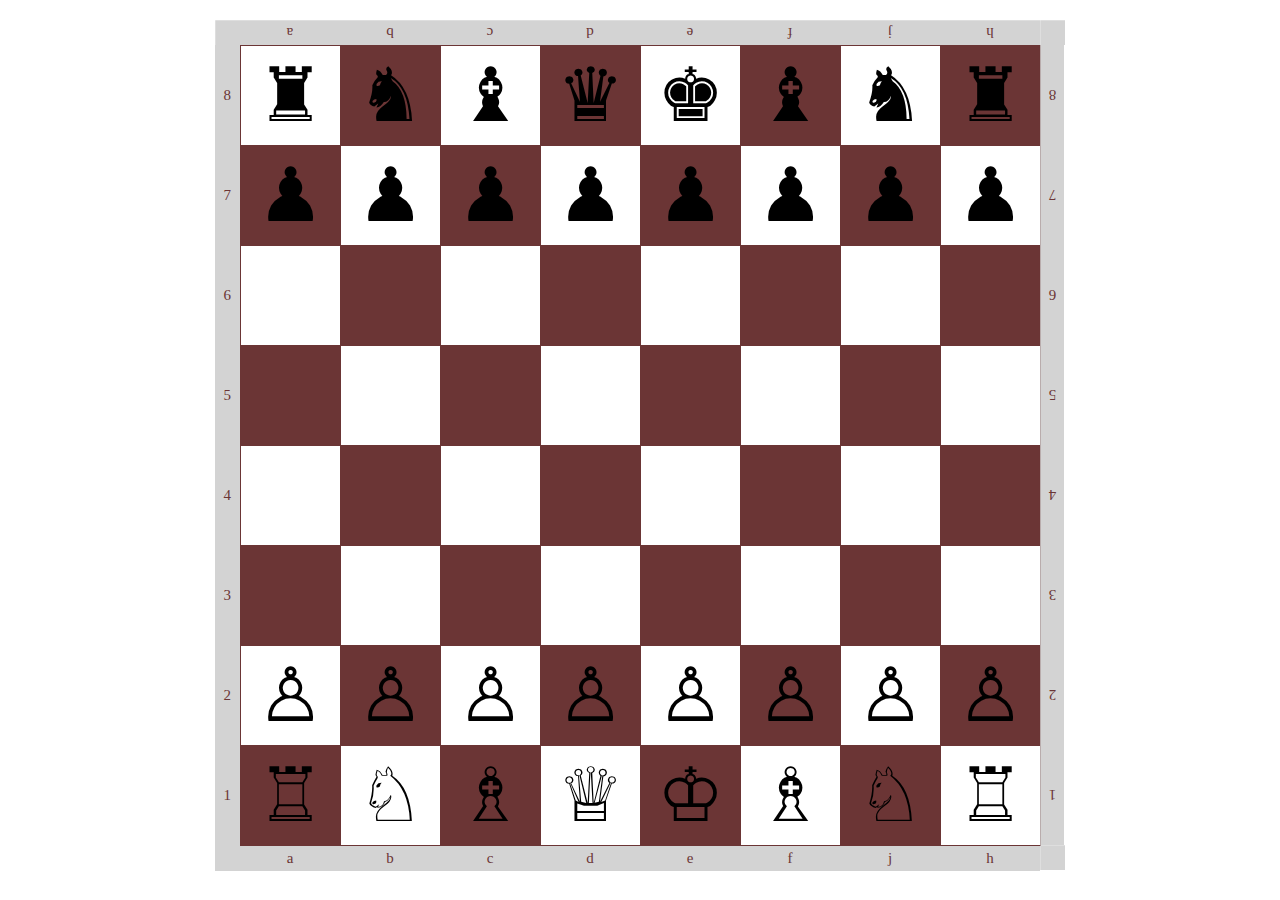
<file: chess.html>
<!DOCTYPE html>
<html lang="en">

<head>
    <meta charset="UTF-8">
    <meta http-equiv="X-UA-Compatible" content="IE=edge">
    <meta name="viewport" content="width=device-width, initial-scale=1.0">
    <title>Шахматы</title>
    <link rel="stylesheet" href="chess.css">
</head>

<body>
    <script>
        /* Массив mass можно было и не создавать (предвижу замечание), и расставить все одним двойным (а можно и одинарным) for'ом, 
        но если бы была задача написать игру, то я бы избрал тактику держать расположение фигур в виртуальном массиве и в нем делать 
        все проверки возможности тех или иных ходов, а визуализацию делал бы по месту двумя маленькими функциями: убрать фигуру и 
        поставить фигуру */

        var letters = ['', 'a', 'b', 'c', 'd', 'e', 'f', 'j', 'h', ''];
        var blackFigures = ['&#9820;', '&#9822;', '&#9821;', '&#9819;', '&#9818;', '&#9821;', '&#9822;', '&#9820;'];
        var whiteFigures = ['&#9814;', '&#9816;', '&#9815;', '&#9813;', '&#9812;', '&#9815;', '&#9816;', '&#9814;'];
        var mass = [];
        var symb;
        for (var i = 0; i < 10; i++) {
            for (var j = 0; j < 10; j++) {
                if (i == 0 || i == 9) symb = letters[j];
                else if (j == 0 || j == 9) symb = 9 - i;
                else if (i == 1) symb = blackFigures[j - 1];
                else if (i == 8) symb = whiteFigures[j - 1];
                else if (i == 2) symb = '&#9823;';
                else if (i == 7) symb = '&#9817;';
                else symb = '';
                mass[i * 10 + j] = symb;
            }
        }

        var table = document.createElement("table");
        document.body.appendChild(table);
        for (var i = 0; i < 10; i++) {
            var tr = document.createElement("tr");
            if (i == 0 || i == 9) tr.classList.add("letter");
            table.append(tr);
            for (var j = 0; j < 10; j++) {
                var td = document.createElement("td");
                td.innerHTML = mass[i * 10 + j];
                if (j == 0 || j == 9) td.classList.add("digit");
                if (i == 0 || j == 9) td.classList.add("reverce");
                if (i > 0 && i < 9 && j > 0 && j < 9 && (i % 2 != 0 && j % 2 == 0 || i % 2 == 0 && j % 2 != 0)) td.classList.add("bg-black");
                tr.append(td);
            }
        }
    </script>
</body>

</html>
</file>
<file: chess.css>
* {
  margin: 0;
  padding: 0;
}

body {
  display: table;
  margin: 20px auto;
}

table {
  border-collapse: collapse;
}

td {
  width: 11vh;
  height: 11vh;
  border: 1px solid #6b3535;
  text-align: center;
  font-size: 75px;
}

.digit,
.letter td {
  border: none;
  background-color: lightgray;
  font-size: 15px !important;
  color: #6b3535;
}

.letter td {
  height: 2.75vh;
}

.digit {
  width: 2.75vh;
}

.reverce {
  -webkit-transform: rotate(180deg);
          transform: rotate(180deg);
}

.bg-black {
  background-color: #6b3535;
}
/*# sourceMappingURL=chess.css.map */
</file>
